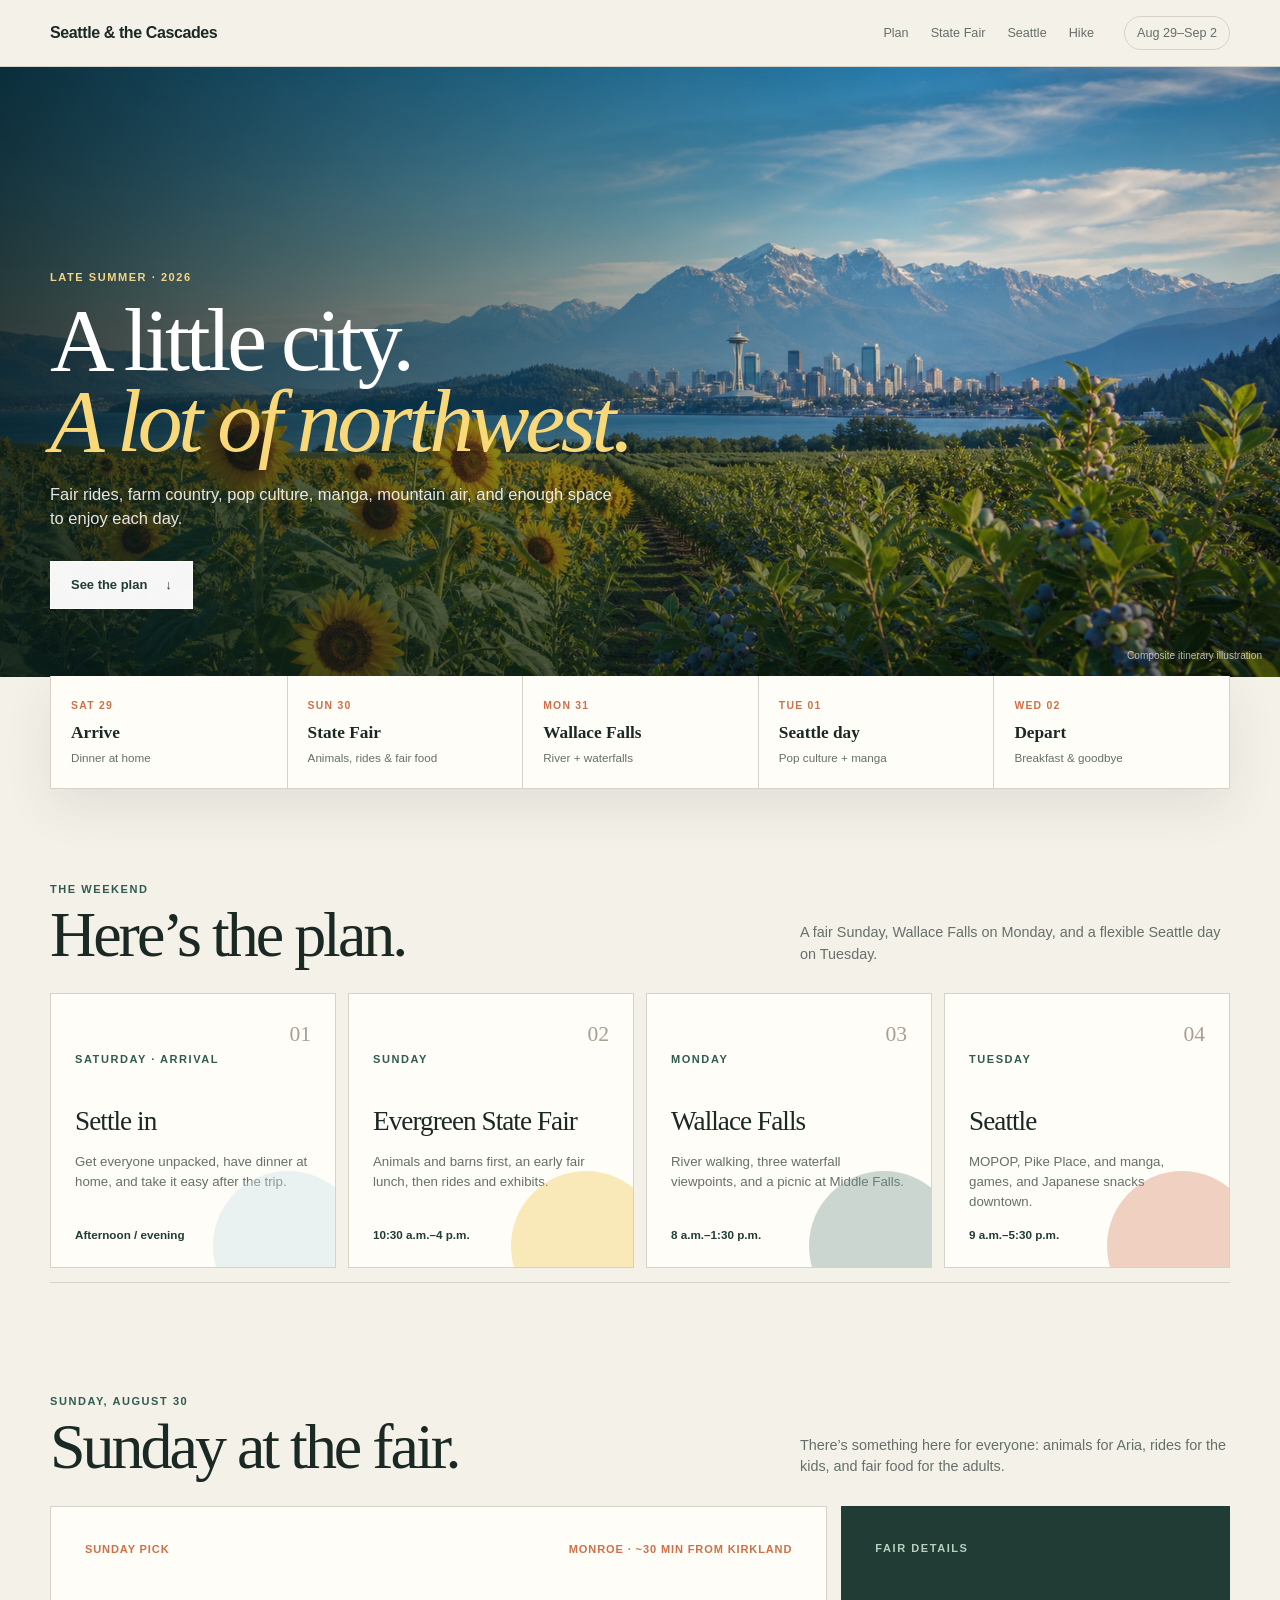
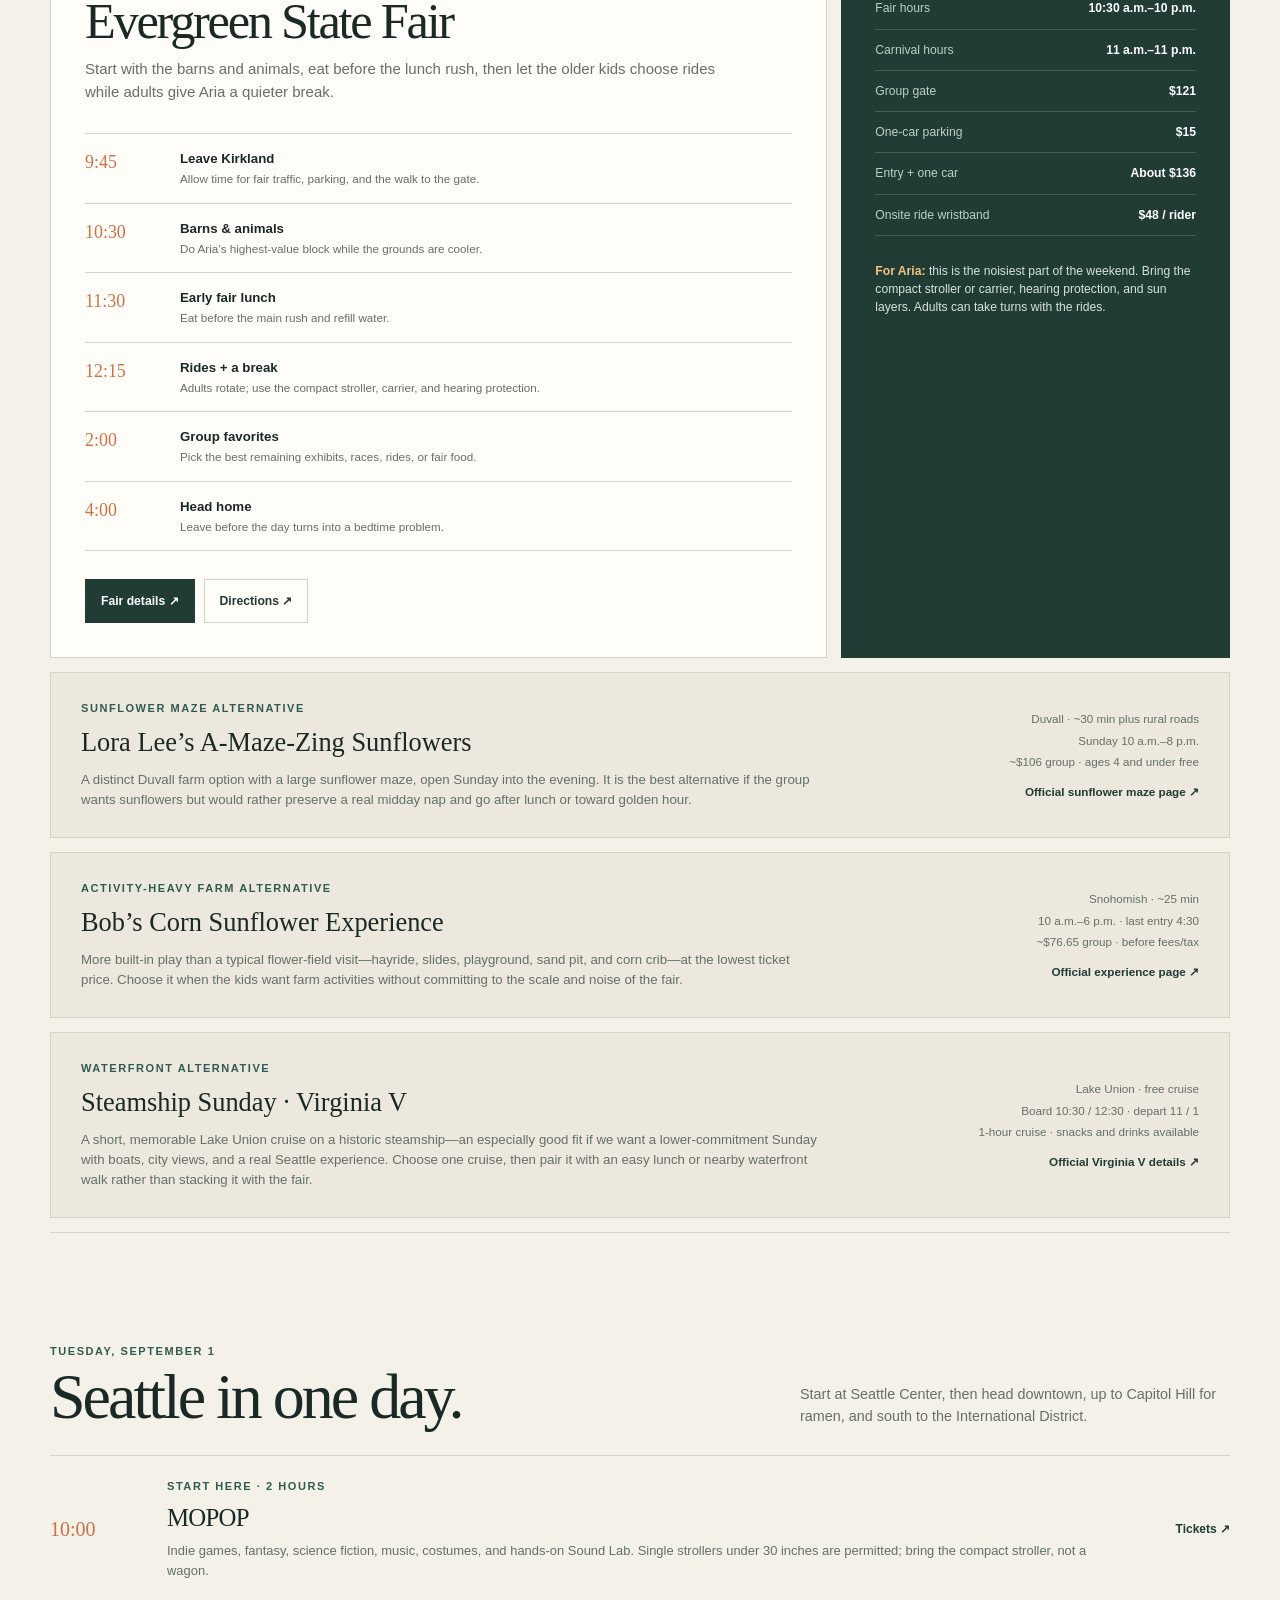
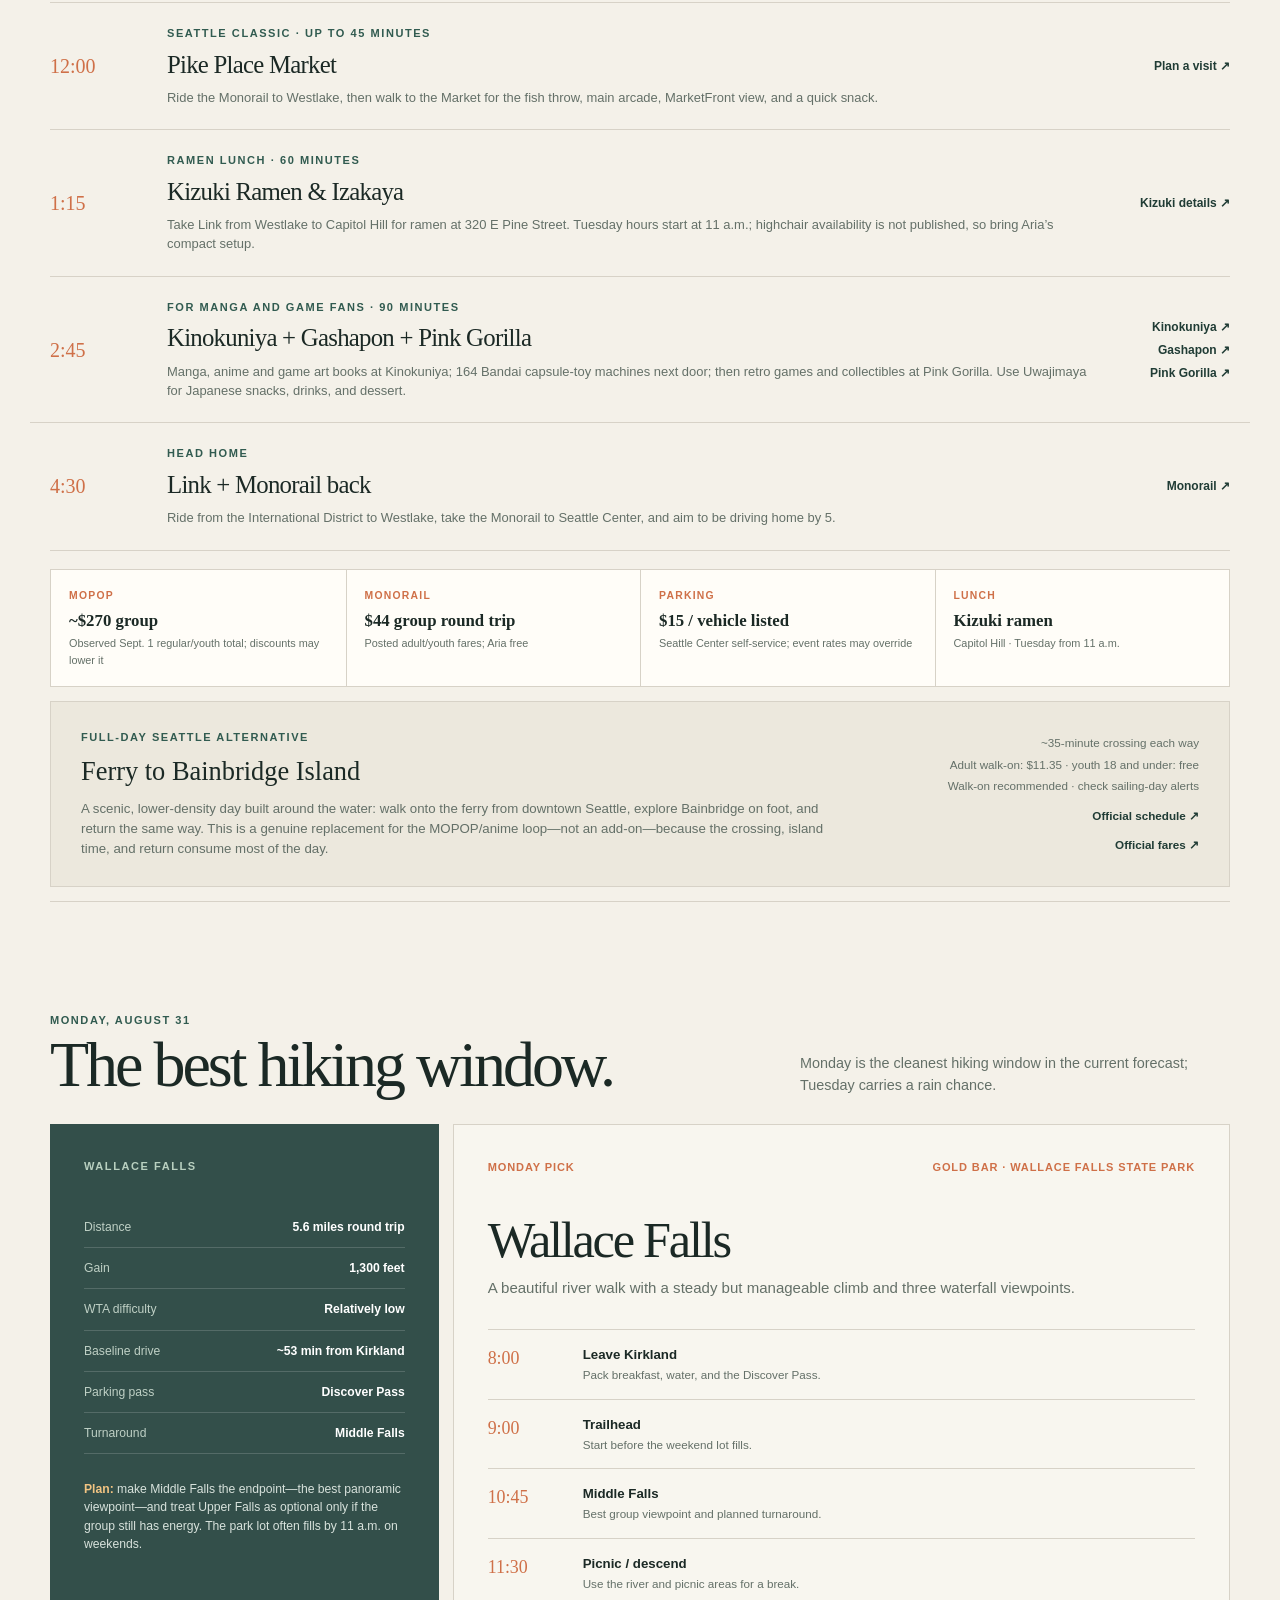
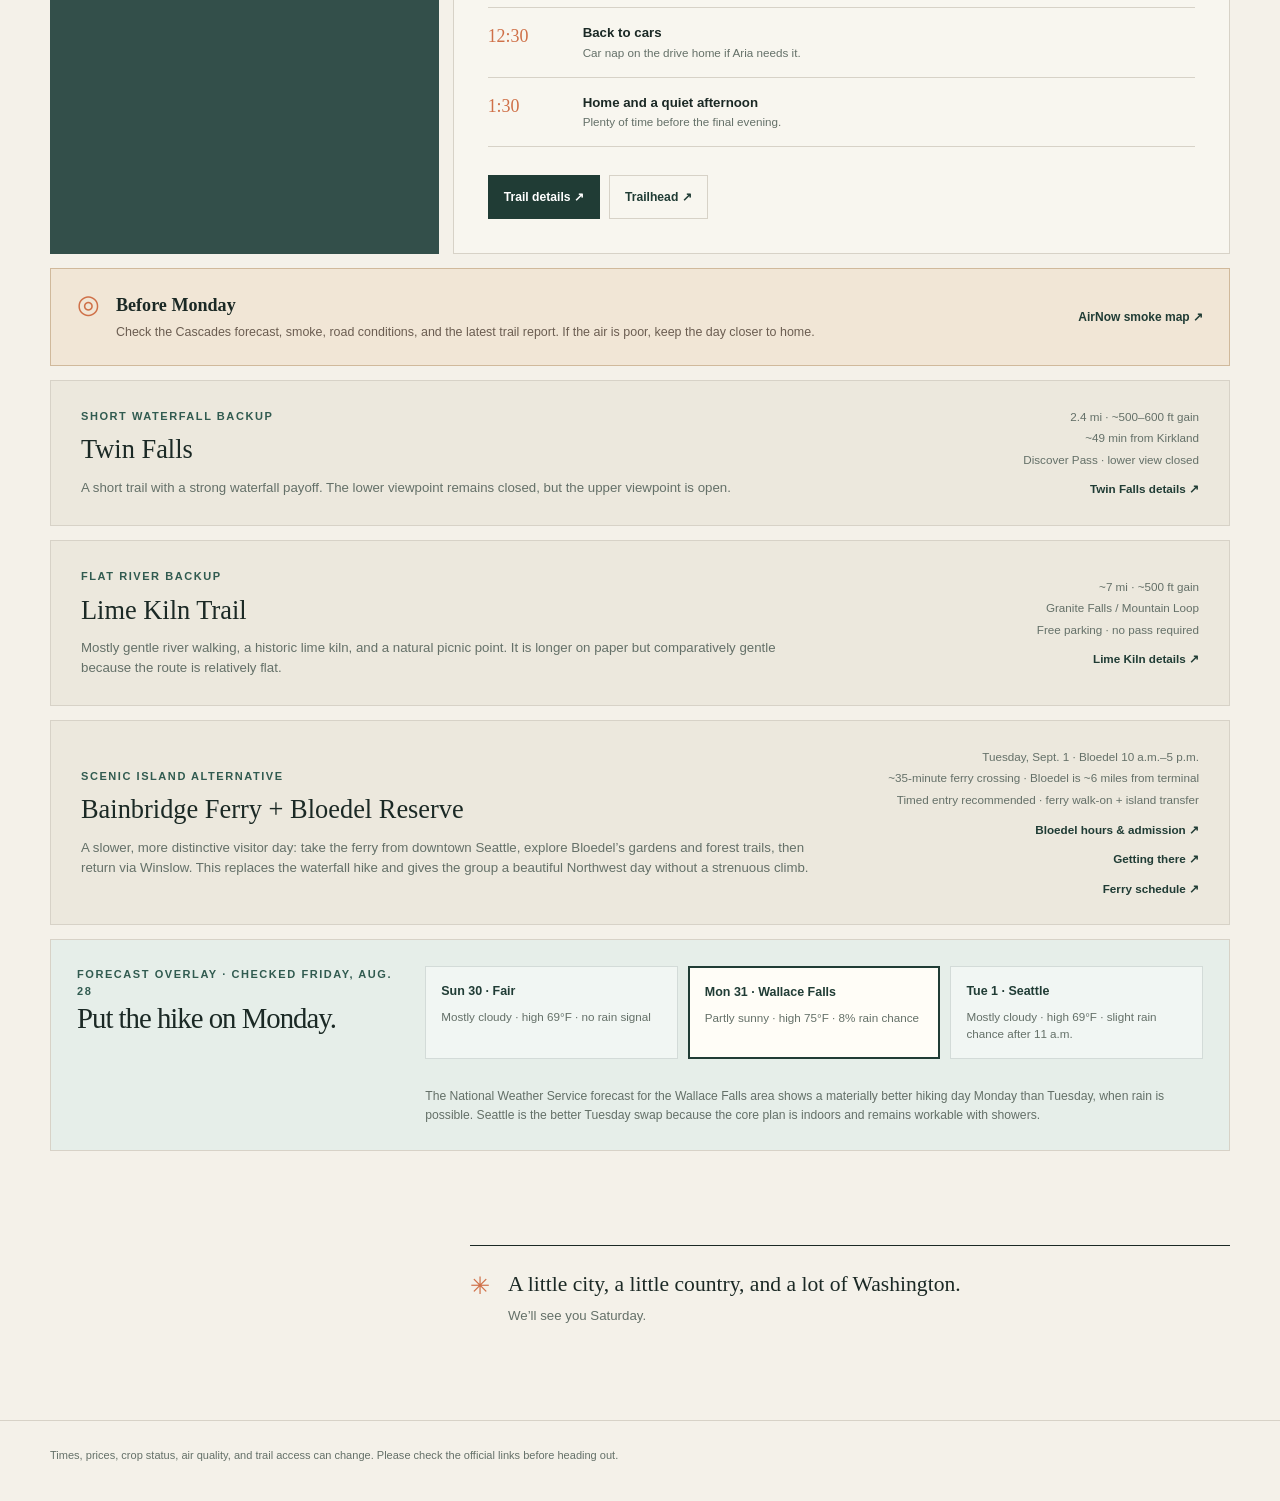
<file: index.html>
<!doctype html>
<html lang="en">
<head>
  <meta charset="utf-8">
  <meta name="viewport" content="width=device-width, initial-scale=1">
  <meta name="description" content="A late-summer Seattle and Cascades itinerary for August 29–September 2, 2026.">
  <meta name="theme-color" content="#203c35">
  <link rel="icon" href="data:,">
  <title>Seattle & the Cascades · Aug 29–Sep 2</title>
  <link rel="stylesheet" href="assets/style.css">
</head>
<body>
  <header class="site-header">
    <div class="shell header-inner">
      <a class="brand" href="#top">Seattle &amp; the Cascades</a>
      <nav aria-label="Page sections">
        <a href="#plan">Plan</a>
        <a href="#sunday">State Fair</a>
        <a href="#seattle">Seattle</a>
        <a href="#hike">Hike</a>
      </nav>
      <span class="date-chip">Aug 29–Sep 2</span>
    </div>
  </header>

  <main id="top">
    <section class="hero">
      <img src="assets/images/pnw-visit-hero.png" alt="Illustrated Pacific Northwest panorama with sunflowers, blueberries, Seattle, water, and Cascade peaks" width="1672" height="941">
      <div class="hero-shade"></div>
      <div class="shell hero-copy">
        <p class="eyebrow light">Late summer · 2026</p>
        <h1>A little city.<br><em>A lot of northwest.</em></h1>
        <p class="dek">Fair rides, farm country, pop culture, manga, mountain air, and enough space to enjoy each day.</p>
        <a class="button" href="#plan">See the plan <span aria-hidden="true">↓</span></a>
      </div>
      <span class="hero-credit">Composite itinerary illustration</span>
    </section>

    <div class="shell">
      <section class="visit-strip" aria-label="Visit window">
        <div><span>SAT 29</span><strong>Arrive</strong><small>Dinner at home</small></div>
        <div><span>SUN 30</span><strong>State Fair</strong><small>Animals, rides &amp; fair food</small></div>
        <div><span>MON 31</span><strong>Wallace Falls</strong><small>River + waterfalls</small></div>
        <div><span>TUE 01</span><strong>Seattle day</strong><small>Pop culture + manga</small></div>
        <div><span>WED 02</span><strong>Depart</strong><small>Breakfast &amp; goodbye</small></div>
      </section>

      <section class="section" id="plan" aria-labelledby="plan-title">
        <div class="section-heading">
          <div>
            <p class="eyebrow">The weekend</p>
            <h2 id="plan-title">Here’s the plan.</h2>
          </div>
          <p class="section-note">A fair Sunday, Wallace Falls on Monday, and a flexible Seattle day on Tuesday.</p>
        </div>

        <div class="day-grid">
          <article class="day-card soft">
            <span class="day-number">01</span>
            <p class="eyebrow">Saturday · Arrival</p>
            <h3>Settle in</h3>
            <p>Get everyone unpacked, have dinner at home, and take it easy after the trip.</p>
            <p class="time">Afternoon / evening</p>
          </article>
          <article class="day-card fair">
            <span class="day-number">02</span>
            <p class="eyebrow">Sunday</p>
            <h3>Evergreen State Fair</h3>
            <p>Animals and barns first, an early fair lunch, then rides and exhibits.</p>
            <p class="time">10:30 a.m.–4 p.m.</p>
          </article>
          <article class="day-card mountain">
            <span class="day-number">03</span>
            <p class="eyebrow">Monday</p>
            <h3>Wallace Falls</h3>
            <p>River walking, three waterfall viewpoints, and a picnic at Middle Falls.</p>
            <p class="time">8 a.m.–1:30 p.m.</p>
          </article>
          <article class="day-card city">
            <span class="day-number">04</span>
            <p class="eyebrow">Tuesday</p>
            <h3>Seattle</h3>
            <p>MOPOP, Pike Place, and manga, games, and Japanese snacks downtown.</p>
            <p class="time">9 a.m.–5:30 p.m.</p>
          </article>
        </div>
      </section>


      <section class="section detail-section" id="sunday" aria-labelledby="sunday-title">
        <div class="section-heading">
          <div>
            <p class="eyebrow">Sunday, August 30</p>
            <h2 id="sunday-title">Sunday at the fair.</h2>
          </div>
          <p class="section-note">There’s something here for everyone: animals for Aria, rides for the kids, and fair food for the adults.</p>
        </div>

        <div class="feature-grid">
          <article class="primary-card">
            <div class="card-kicker"><span>Sunday pick</span><span>Monroe · ~30 min from Kirkland</span></div>
            <h3>Evergreen State Fair</h3>
            <p class="lede">Start with the barns and animals, eat before the lunch rush, then let the older kids choose rides while adults give Aria a quieter break.</p>
            <div class="timeline">
              <div><time>9:45</time><p><strong>Leave Kirkland</strong><span>Allow time for fair traffic, parking, and the walk to the gate.</span></p></div>
              <div><time>10:30</time><p><strong>Barns &amp; animals</strong><span>Do Aria’s highest-value block while the grounds are cooler.</span></p></div>
              <div><time>11:30</time><p><strong>Early fair lunch</strong><span>Eat before the main rush and refill water.</span></p></div>
              <div><time>12:15</time><p><strong>Rides + a break</strong><span>Adults rotate; use the compact stroller, carrier, and hearing protection.</span></p></div>
              <div><time>2:00</time><p><strong>Group favorites</strong><span>Pick the best remaining exhibits, races, rides, or fair food.</span></p></div>
              <div><time>4:00</time><p><strong>Head home</strong><span>Leave before the day turns into a bedtime problem.</span></p></div>
            </div>
            <div class="button-row">
              <a class="link-button dark" href="https://www.evergreenfair.org/" target="_blank" rel="noopener noreferrer">Fair details ↗</a>
              <a class="link-button" href="https://www.google.com/maps/dir/?api=1&destination=14405+179th+Ave+SE,+Monroe,+WA+98272" target="_blank" rel="noopener noreferrer">Directions ↗</a>
            </div>
          </article>
          <aside class="fact-panel">
            <p class="eyebrow">Fair details</p>
            <dl>
              <div><dt>Fair hours</dt><dd>10:30 a.m.–10 p.m.</dd></div>
              <div><dt>Carnival hours</dt><dd>11 a.m.–11 p.m.</dd></div>
              <div><dt>Group gate</dt><dd>$121</dd></div>
              <div><dt>One-car parking</dt><dd>$15</dd></div>
              <div><dt>Entry + one car</dt><dd>About $136</dd></div>
              <div><dt>Onsite ride wristband</dt><dd>$48 / rider</dd></div>
            </dl>
            <p class="caveat"><strong>For Aria:</strong> this is the noisiest part of the weekend. Bring the compact stroller or carrier, hearing protection, and sun layers. Adults can take turns with the rides.</p>
          </aside>
        </div>

        <div class="alternative-card">
          <div>
            <p class="eyebrow">Sunflower maze alternative</p>
            <h3>Lora Lee’s A‑Maze‑Zing Sunflowers</h3>
            <p>A distinct Duvall farm option with a large sunflower maze, open Sunday into the evening. It is the best alternative if the group wants sunflowers but would rather preserve a real midday nap and go after lunch or toward golden hour.</p>
          </div>
          <div class="alt-facts">
            <span>Duvall · ~30 min plus rural roads</span>
            <span>Sunday 10 a.m.–8 p.m.</span>
            <span>~$106 group · ages 4 and under free</span>
            <a href="https://www.loraleesfamilyfarm.com/sunflowermaze" target="_blank" rel="noopener noreferrer">Official sunflower maze page ↗</a>
          </div>
        </div>

        <div class="alternative-card">
          <div>
            <p class="eyebrow">Activity-heavy farm alternative</p>
            <h3>Bob’s Corn Sunflower Experience</h3>
            <p>More built-in play than a typical flower-field visit—hayride, slides, playground, sand pit, and corn crib—at the lowest ticket price. Choose it when the kids want farm activities without committing to the scale and noise of the fair.</p>
          </div>
          <div class="alt-facts">
            <span>Snohomish · ~25 min</span>
            <span>10 a.m.–6 p.m. · last entry 4:30</span>
            <span>~$76.65 group · before fees/tax</span>
            <a href="https://bobscorn.com/sunflower-experience/" target="_blank" rel="noopener noreferrer">Official experience page ↗</a>
          </div>
        </div>

        <div class="alternative-card">
          <div>
            <p class="eyebrow">Waterfront alternative</p>
            <h3>Steamship Sunday · Virginia V</h3>
            <p>A short, memorable Lake Union cruise on a historic steamship—an especially good fit if we want a lower-commitment Sunday with boats, city views, and a real Seattle experience. Choose one cruise, then pair it with an easy lunch or nearby waterfront walk rather than stacking it with the fair.</p>
          </div>
          <div class="alt-facts">
            <span>Lake Union · free cruise</span>
            <span>Board 10:30 / 12:30 · depart 11 / 1</span>
            <span>1-hour cruise · snacks and drinks available</span>
            <a href="https://virginiav.org/event/steamship_sunday-8_30/" target="_blank" rel="noopener noreferrer">Official Virginia V details ↗</a>
          </div>
        </div>
      </section>

      <section class="section detail-section" id="seattle" aria-labelledby="seattle-title">
        <div class="section-heading">
          <div>
            <p class="eyebrow">Tuesday, September 1</p>
            <h2 id="seattle-title">Seattle in one day.</h2>
          </div>
          <p class="section-note">Start at Seattle Center, then head downtown, up to Capitol Hill for ramen, and south to the International District.</p>
        </div>

        <div class="route-list">
          <article class="route-stop">
            <span class="stop-time">10:00</span>
            <div><p class="eyebrow">Start here · 2 hours</p><h3>MOPOP</h3><p>Indie games, fantasy, science fiction, music, costumes, and hands-on Sound Lab. Single strollers under 30 inches are permitted; bring the compact stroller, not a wagon.</p></div>
            <a href="https://www.mopop.org/tickets" target="_blank" rel="noopener noreferrer">Tickets ↗</a>
          </article>
          <article class="route-stop">
            <span class="stop-time">12:00</span>
            <div><p class="eyebrow">Seattle classic · up to 45 minutes</p><h3>Pike Place Market</h3><p>Ride the Monorail to Westlake, then walk to the Market for the fish throw, main arcade, MarketFront view, and a quick snack.</p></div>
            <a href="https://www.pikeplacemarket.org/about-pike-place-market/plan-your-visit/" target="_blank" rel="noopener noreferrer">Plan a visit ↗</a>
          </article>
          <article class="route-stop">
            <span class="stop-time">1:15</span>
            <div><p class="eyebrow">Ramen lunch · 60 minutes</p><h3>Kizuki Ramen &amp; Izakaya</h3><p>Take Link from Westlake to Capitol Hill for ramen at 320 E Pine Street. Tuesday hours start at 11 a.m.; highchair availability is not published, so bring Aria’s compact setup.</p></div>
            <a href="https://www.kizuki.com/locations/capitol-hill/" target="_blank" rel="noopener noreferrer">Kizuki details ↗</a>
          </article>
          <article class="route-stop featured-stop">
            <span class="stop-time">2:45</span>
            <div><p class="eyebrow">For manga and game fans · 90 minutes</p><h3>Kinokuniya + Gashapon + Pink Gorilla</h3><p>Manga, anime and game art books at Kinokuniya; 164 Bandai capsule-toy machines next door; then retro games and collectibles at Pink Gorilla. Use Uwajimaya for Japanese snacks, drinks, and dessert.</p></div>
            <div class="route-links">
              <a href="https://usa.kinokuniya.com/stores-kinokuniya-seattle" target="_blank" rel="noopener noreferrer">Kinokuniya ↗</a>
              <a href="https://shop.bandainamco-am.com/location-stores/gashapon-bandai-official-shopuwajimaya-seattle/" target="_blank" rel="noopener noreferrer">Gashapon ↗</a>
              <a href="https://pinkgorillagames.com/" target="_blank" rel="noopener noreferrer">Pink Gorilla ↗</a>
            </div>
          </article>
          <article class="route-stop">
            <span class="stop-time">4:30</span>
            <div><p class="eyebrow">Head home</p><h3>Link + Monorail back</h3><p>Ride from the International District to Westlake, take the Monorail to Seattle Center, and aim to be driving home by 5.</p></div>
            <a href="https://www.seattlemonorail.com/" target="_blank" rel="noopener noreferrer">Monorail ↗</a>
          </article>
        </div>

        <div class="cost-strip">
          <div><span>MOPOP</span><strong>~$270 group</strong><small>Observed Sept. 1 regular/youth total; discounts may lower it</small></div>
          <div><span>Monorail</span><strong>$44 group round trip</strong><small>Posted adult/youth fares; Aria free</small></div>
          <div><span>Parking</span><strong>$15 / vehicle listed</strong><small>Seattle Center self-service; event rates may override</small></div>
          <div><span>Lunch</span><strong>Kizuki ramen</strong><small>Capitol Hill · Tuesday from 11 a.m.</small></div>
        </div>

        <div class="alternative-card">
          <div>
            <p class="eyebrow">Full-day Seattle alternative</p>
            <h3>Ferry to Bainbridge Island</h3>
            <p>A scenic, lower-density day built around the water: walk onto the ferry from downtown Seattle, explore Bainbridge on foot, and return the same way. This is a genuine replacement for the MOPOP/anime loop—not an add-on—because the crossing, island time, and return consume most of the day.</p>
          </div>
          <div class="alt-facts">
            <span>~35-minute crossing each way</span>
            <span>Adult walk-on: $11.35 · youth 18 and under: free</span>
            <span>Walk-on recommended · check sailing-day alerts</span>
            <a href="https://wsdot.com/ferries/schedule/scheduledetailbyroute.aspx?route=sea-bi" target="_blank" rel="noopener noreferrer">Official schedule ↗</a>
            <a href="https://www.wsdot.wa.gov/ferries/fares/faresdetail.aspx?departingterm=7&arrivingterm=3" target="_blank" rel="noopener noreferrer">Official fares ↗</a>
          </div>
        </div>
      </section>

      <section class="section detail-section" id="hike" aria-labelledby="hike-title">
        <div class="section-heading">
          <div>
            <p class="eyebrow">Monday, August 31</p>
            <h2 id="hike-title">The best hiking window.</h2>
          </div>
          <p class="section-note">Monday is the cleanest hiking window in the current forecast; Tuesday carries a rain chance.</p>
        </div>

        <div class="feature-grid reverse">
          <aside class="fact-panel mountain-panel">
            <p class="eyebrow">Wallace Falls</p>
            <dl>
              <div><dt>Distance</dt><dd>5.6 miles round trip</dd></div>
              <div><dt>Gain</dt><dd>1,300 feet</dd></div>
              <div><dt>WTA difficulty</dt><dd>Relatively low</dd></div>
              <div><dt>Baseline drive</dt><dd>~53 min from Kirkland</dd></div>
              <div><dt>Parking pass</dt><dd>Discover Pass</dd></div>
              <div><dt>Turnaround</dt><dd>Middle Falls</dd></div>
            </dl>
            <p class="caveat"><strong>Plan:</strong> make Middle Falls the endpoint—the best panoramic viewpoint—and treat Upper Falls as optional only if the group still has energy. The park lot often fills by 11 a.m. on weekends.</p>
          </aside>
          <article class="primary-card mountain-card">
            <div class="card-kicker"><span>Monday pick</span><span>Gold Bar · Wallace Falls State Park</span></div>
            <h3>Wallace Falls</h3>
            <p class="lede">A beautiful river walk with a steady but manageable climb and three waterfall viewpoints.</p>
            <div class="timeline">
              <div><time>8:00</time><p><strong>Leave Kirkland</strong><span>Pack breakfast, water, and the Discover Pass.</span></p></div>
              <div><time>9:00</time><p><strong>Trailhead</strong><span>Start before the weekend lot fills.</span></p></div>
              <div><time>10:45</time><p><strong>Middle Falls</strong><span>Best group viewpoint and planned turnaround.</span></p></div>
              <div><time>11:30</time><p><strong>Picnic / descend</strong><span>Use the river and picnic areas for a break.</span></p></div>
              <div><time>12:30</time><p><strong>Back to cars</strong><span>Car nap on the drive home if Aria needs it.</span></p></div>
              <div><time>1:30</time><p><strong>Home and a quiet afternoon</strong><span>Plenty of time before the final evening.</span></p></div>
            </div>
            <div class="button-row">
              <a class="link-button dark" href="https://www.wta.org/go-hiking/hikes/wallace-falls" target="_blank" rel="noopener noreferrer">Trail details ↗</a>
              <a class="link-button" href="https://www.google.com/maps/search/?api=1&query=47.8672,-121.6784" target="_blank" rel="noopener noreferrer">Trailhead ↗</a>
            </div>
          </article>
        </div>

        <div class="safety-gate">
          <div><span class="gate-icon" aria-hidden="true">◎</span><div><strong>Before Monday</strong><p>Check the Cascades forecast, smoke, road conditions, and the latest trail report. If the air is poor, keep the day closer to home.</p></div></div>
          <a href="https://fire.airnow.gov/" target="_blank" rel="noopener noreferrer">AirNow smoke map ↗</a>
        </div>

        <div class="alternative-card">
          <div>
            <p class="eyebrow">Short waterfall backup</p>
            <h3>Twin Falls</h3>
            <p>A short trail with a strong waterfall payoff. The lower viewpoint remains closed, but the upper viewpoint is open.</p>
          </div>
          <div class="alt-facts">
            <span>2.4 mi · ~500–600 ft gain</span>
            <span>~49 min from Kirkland</span>
            <span>Discover Pass · lower view closed</span>
            <a href="https://www.wta.org/go-hiking/hikes/twin-falls-state-park" target="_blank" rel="noopener noreferrer">Twin Falls details ↗</a>
          </div>
        </div>

        <div class="alternative-card">
          <div>
            <p class="eyebrow">Flat river backup</p>
            <h3>Lime Kiln Trail</h3>
            <p>Mostly gentle river walking, a historic lime kiln, and a natural picnic point. It is longer on paper but comparatively gentle because the route is relatively flat.</p>
          </div>
          <div class="alt-facts">
            <span>~7 mi · ~500 ft gain</span>
            <span>Granite Falls / Mountain Loop</span>
            <span>Free parking · no pass required</span>
            <a href="https://www.wta.org/go-hiking/hikes/lime-kiln" target="_blank" rel="noopener noreferrer">Lime Kiln details ↗</a>
          </div>
        </div>

        <div class="alternative-card">
          <div>
            <p class="eyebrow">Scenic island alternative</p>
            <h3>Bainbridge Ferry + Bloedel Reserve</h3>
            <p>A slower, more distinctive visitor day: take the ferry from downtown Seattle, explore Bloedel’s gardens and forest trails, then return via Winslow. This replaces the waterfall hike and gives the group a beautiful Northwest day without a strenuous climb.</p>
          </div>
          <div class="alt-facts">
            <span>Tuesday, Sept. 1 · Bloedel 10 a.m.–5 p.m.</span>
            <span>~35-minute ferry crossing · Bloedel is ~6 miles from terminal</span>
            <span>Timed entry recommended · ferry walk-on + island transfer</span>
            <a href="https://bloedelreserve.org/visit/hours-admission/" target="_blank" rel="noopener noreferrer">Bloedel hours &amp; admission ↗</a>
            <a href="https://bloedelreserve.org/visit/getting-here/" target="_blank" rel="noopener noreferrer">Getting there ↗</a>
            <a href="https://wsdot.com/ferries/schedule/scheduledetailbyroute.aspx?route=sea-bi" target="_blank" rel="noopener noreferrer">Ferry schedule ↗</a>
          </div>
        </div>
      </section>

      <section class="weather-strip" aria-label="Weather overlay">
        <div><p class="eyebrow">Forecast overlay · checked Friday, Aug. 28</p><h2>Put the hike on Monday.</h2></div>
        <div class="weather-grid">
          <article><strong>Sun 30 · Fair</strong><span>Mostly cloudy · high 69°F · no rain signal</span></article>
          <article class="weather-best"><strong>Mon 31 · Wallace Falls</strong><span>Partly sunny · high 75°F · 8% rain chance</span></article>
          <article><strong>Tue 1 · Seattle</strong><span>Mostly cloudy · high 69°F · slight rain chance after 11 a.m.</span></article>
        </div>
        <p class="weather-note">The National Weather Service forecast for the Wallace Falls area shows a materially better hiking day Monday than Tuesday, when rain is possible. Seattle is the better Tuesday swap because the core plan is indoors and remains workable with showers.</p>
      </section>

      <section class="close-note" aria-label="Itinerary summary">
        <span>✳</span>
        <div><strong>A little city, a little country, and a lot of Washington.</strong><p>We’ll see you Saturday.</p></div>
      </section>
    </div>
  </main>

  <footer>
    <div class="shell footer-inner">
      <p>Times, prices, crop status, air quality, and trail access can change. Please check the official links before heading out.</p>
    </div>
  </footer>

</body>
</html>
</file>
<file: assets/style.css>
:root {
  --paper: #f4f1e9;
  --cream: #fffdf8;
  --ink: #1b2925;
  --muted: #647068;
  --line: #d7d2c7;
  --pine: #203c35;
  --pine-2: #315b50;
  --moss: #a7b69e;
  --gold: #d59b35;
  --sun: #f0c44f;
  --sky: #c7dce4;
  --coral: #cf7048;
  --shadow: 0 18px 50px rgba(32, 44, 38, .09);
  --serif: Georgia, 'Times New Roman', serif;
  --sans: ui-sans-serif, -apple-system, BlinkMacSystemFont, 'Segoe UI', sans-serif;
}

* { box-sizing: border-box; }
html { scroll-behavior: smooth; }
body { margin: 0; background: var(--paper); color: var(--ink); font-family: var(--sans); line-height: 1.5; }
a { color: inherit; }
button, a { -webkit-tap-highlight-color: transparent; }
button { font: inherit; }
.shell { width: min(1180px, calc(100% - 48px)); margin: 0 auto; }
.site-header { position: sticky; top: 0; z-index: 20; background: rgba(244, 241, 233, .94); border-bottom: 1px solid var(--line); backdrop-filter: blur(14px); }
.header-inner { min-height: 66px; display: flex; align-items: center; gap: 30px; }
.brand { font-weight: 800; letter-spacing: -.025em; text-decoration: none; }
.header-inner nav { display: flex; gap: 22px; margin-left: auto; }
.header-inner nav a, .date-chip { color: var(--muted); font-size: .79rem; text-decoration: none; }
.header-inner nav a:hover { color: var(--coral); }
.date-chip { padding: 7px 12px; border: 1px solid var(--line); border-radius: 999px; }

.hero { position: relative; min-height: 610px; display: flex; align-items: end; overflow: hidden; color: #fff; }
.hero > img { position: absolute; inset: 0; width: 100%; height: 100%; object-fit: cover; object-position: center 48%; }
.hero-shade { position: absolute; inset: 0; background: linear-gradient(90deg, rgba(6, 24, 25, .78) 0%, rgba(8, 29, 28, .43) 38%, rgba(6, 22, 22, .06) 72%), linear-gradient(0deg, rgba(6, 18, 16, .42), transparent 48%); }
.hero-copy { position: relative; z-index: 2; padding-bottom: 68px; }
.eyebrow { margin: 0; color: var(--pine-2); font-size: .69rem; font-weight: 850; letter-spacing: .14em; text-transform: uppercase; }
.eyebrow.light { color: #f3d589; }
h1, h2, h3, p { margin-top: 0; }
h1, h2 { font-family: var(--serif); font-weight: 500; letter-spacing: -.047em; }
h1 { max-width: 750px; margin: 13px 0 20px; font-size: clamp(3.6rem, 7vw, 6.5rem); line-height: .91; }
h1 em { color: #f8d879; font-style: italic; }
.dek { max-width: 570px; margin-bottom: 30px; color: rgba(255,255,255,.88); font-size: 1.03rem; }
.button { display: inline-flex; align-items: center; gap: 18px; min-height: 48px; padding: 0 20px; border: 1px solid rgba(255,255,255,.5); background: rgba(255,255,255,.96); color: var(--pine); font-size: .81rem; font-weight: 800; text-decoration: none; }
.button:hover { background: var(--sun); border-color: var(--sun); }
.hero-credit { position: absolute; z-index: 3; right: 18px; bottom: 14px; color: rgba(255,255,255,.68); font-size: .63rem; }

.visit-strip { position: relative; z-index: 4; display: grid; grid-template-columns: repeat(5, 1fr); margin-top: -1px; border: 1px solid var(--line); border-top: 0; background: var(--cream); box-shadow: var(--shadow); }
.visit-strip > div { min-height: 112px; padding: 22px 20px; }
.visit-strip > div + div { border-left: 1px solid var(--line); }
.visit-strip .flex-day { background: transparent; box-shadow: none; }
.visit-strip span, .cost-strip span { display: block; color: var(--coral); font-size: .65rem; font-weight: 850; letter-spacing: .12em; text-transform: uppercase; }
.visit-strip strong, .visit-strip small { display: block; }
.visit-strip strong { margin: 6px 0 3px; font-family: var(--serif); font-size: 1.08rem; font-weight: 600; }
.visit-strip small { color: var(--muted); font-size: .73rem; }

.section { padding: 92px 0 14px; scroll-margin-top: 74px; }
.section + .section { padding-top: 110px; }
.section-heading { display: flex; align-items: end; justify-content: space-between; gap: 42px; margin-bottom: 28px; }
h2 { margin: 7px 0 0; font-size: clamp(2.55rem, 5vw, 4.45rem); line-height: .95; }
.section-note { max-width: 430px; margin: 0; color: var(--muted); font-size: .9rem; }
.menu-page-shell { padding-bottom: 70px; }
.back-link { display: inline-flex; align-items: center; min-height: 44px; margin-top: 26px; color: var(--pine); font-size: .78rem; font-weight: 800; text-decoration: none; }
.back-link:hover, .back-link:focus-visible { color: var(--coral); }
.menu-page .section { padding-top: 48px; }
.menu-page .section-heading h1 { max-width: 520px; margin: 7px 0 0; font-size: clamp(3.4rem, 6vw, 5.8rem); line-height: .91; }
.menu-page .section-heading h1 em { color: var(--coral); font-style: italic; }
.breakfast-section { border-top: 1px solid var(--line); }
.menu-nav { display: flex; flex-wrap: wrap; gap: 9px; margin: 0 0 24px; padding-bottom: 18px; border-bottom: 1px solid var(--line); }
.menu-nav a { display: inline-flex; align-items: center; min-height: 44px; padding: 0 14px; border: 1px solid var(--line); color: var(--pine); font-size: .76rem; font-weight: 800; text-decoration: none; }
.menu-nav a:hover, .menu-nav a:focus-visible { border-color: var(--pine); background: var(--pine); color: #fff; }
.breakfast-menu-grid { display: grid; grid-template-columns: repeat(2, 1fr); gap: 14px; }
.menu-category { padding: 27px 29px 24px; border: 1px solid var(--line); background: var(--cream); scroll-margin-top: 88px; }
.menu-category h2, .menu-category h3 { margin: 6px 0 20px; font-family: var(--serif); font-size: 1.8rem; font-weight: 500; letter-spacing: -.035em; }
.menu-items { border-top: 1px solid var(--line); }
.menu-item { padding: 14px 0 13px; border-bottom: 1px solid var(--line); }
.menu-item h3, .menu-item h4 { margin: 0 0 3px; font-family: var(--serif); font-size: 1.02rem; font-weight: 600; }
.menu-item p { margin: 0; color: var(--muted); font-size: .77rem; line-height: 1.45; }
.breakfast-note { display: flex; gap: 14px; align-items: baseline; margin-top: 14px; padding: 19px 22px; background: #e6eee9; color: var(--muted); font-size: .78rem; }
.breakfast-note strong { flex: none; color: var(--pine); font-family: var(--serif); font-size: 1.05rem; }
.decision-bar { display: flex; align-items: center; justify-content: space-between; gap: 26px; margin-bottom: 18px; padding: 18px 20px; border: 1px solid var(--line); background: var(--cream); }
.decision-bar strong { font-family: var(--serif); font-size: 1.12rem; font-weight: 600; }
.decision-bar p { margin: 2px 0 0; color: var(--muted); font-size: .8rem; }
.toggle { display: flex; gap: 8px; }
.toggle-button { min-height: 44px; padding: 0 15px; border: 1px solid var(--line); border-radius: 999px; background: transparent; color: var(--muted); cursor: pointer; font-size: .76rem; }
.toggle-button:hover, .toggle-button:focus-visible, .toggle-button.is-selected { border-color: var(--pine); background: var(--pine); color: #fff; }

.day-grid { display: grid; grid-template-columns: repeat(4, 1fr); gap: 12px; }
.day-card { position: relative; min-height: 275px; display: flex; flex-direction: column; overflow: hidden; padding: 24px; border: 1px solid var(--line); background: var(--cream); }
.day-card::after { content: ''; position: absolute; right: -28px; bottom: -54px; width: 150px; aspect-ratio: 1; border-radius: 50%; opacity: .38; }
.day-card.soft::after { background: var(--sky); }
.day-card.fair::after { background: var(--sun); }
.day-card.city::after { background: #d88a68; }
.day-card.mountain::after { background: #75968d; }
.day-number { align-self: end; color: #a79f92; font-family: var(--serif); font-size: 1.35rem; }
.day-card h3 { margin: 34px 0 10px; font-family: var(--serif); font-size: 1.7rem; font-weight: 500; letter-spacing: -.035em; }
.day-card > p:not(.eyebrow):not(.time) { color: var(--muted); font-size: .83rem; }
.day-card .time { margin: auto 0 0; color: var(--pine); font-size: .73rem; font-weight: 800; }

.detail-section { border-top: 1px solid var(--line); }
.feature-grid { display: grid; grid-template-columns: 1.5fr .75fr; gap: 14px; }
.feature-grid.reverse { grid-template-columns: .75fr 1.5fr; }
.primary-card, .fact-panel { padding: 34px; }
.primary-card { background: var(--cream); border: 1px solid var(--line); }
.card-kicker { display: flex; justify-content: space-between; gap: 20px; color: var(--coral); font-size: .69rem; font-weight: 850; letter-spacing: .08em; text-transform: uppercase; }
.primary-card h3 { margin: 40px 0 12px; font-family: var(--serif); font-size: clamp(2.1rem, 4vw, 3.15rem); font-weight: 500; letter-spacing: -.045em; line-height: .97; }
.lede { max-width: 650px; color: var(--muted); font-size: .94rem; }
.timeline { margin: 30px 0 28px; border-top: 1px solid var(--line); }
.timeline > div { display: grid; grid-template-columns: 78px 1fr; gap: 17px; padding: 15px 0; border-bottom: 1px solid var(--line); }
.timeline time { color: var(--coral); font-family: var(--serif); font-size: 1.12rem; }
.timeline p { margin: 0; }
.timeline strong, .timeline span { display: block; }
.timeline strong { font-size: .83rem; }
.timeline span { margin-top: 1px; color: var(--muted); font-size: .73rem; }
.button-row { display: flex; flex-wrap: wrap; gap: 9px; }
.link-button { display: inline-flex; align-items: center; min-height: 44px; padding: 0 15px; border: 1px solid var(--line); color: var(--pine); font-size: .76rem; font-weight: 800; text-decoration: none; }
.link-button.dark { border-color: var(--pine); background: var(--pine); color: #fff; }
.link-button:hover { border-color: var(--coral); color: var(--coral); }
.link-button.dark:hover { background: var(--coral); color: #fff; }
.fact-panel { background: var(--pine); color: #fff; }
.fact-panel .eyebrow { color: #b9d0c0; }
.fact-panel dl { margin: 32px 0 26px; }
.fact-panel dl div { display: flex; justify-content: space-between; gap: 16px; padding: 11px 0; border-bottom: 1px solid rgba(255,255,255,.16); font-size: .76rem; }
.fact-panel dt { color: #bfd0c5; }
.fact-panel dd { margin: 0; text-align: right; font-weight: 800; }
.caveat { margin: 0; color: #d8e2dc; font-size: .76rem; }
.caveat strong { color: #f2c482; }
.alternative-card { display: grid; grid-template-columns: 1.45fr .65fr; gap: 40px; align-items: center; margin-top: 14px; padding: 27px 30px; border: 1px solid var(--line); background: #ece8dd; }
.alternative-card h3 { margin: 6px 0 8px; font-family: var(--serif); font-size: 1.65rem; font-weight: 500; }
.alternative-card p:not(.eyebrow) { margin: 0; color: var(--muted); font-size: .83rem; }
.alt-facts { display: grid; justify-items: end; gap: 4px; color: var(--muted); font-size: .73rem; text-align: right; }
.alt-facts a { margin-top: 8px; color: var(--pine); font-weight: 850; text-decoration: none; }

.route-list { border-top: 1px solid var(--line); }
.route-stop { display: grid; grid-template-columns: 92px 1fr 115px; gap: 25px; align-items: center; padding: 22px 0; border-bottom: 1px solid var(--line); }
.route-stop.featured-stop { margin: 0 -20px; padding: 22px 20px; background: transparent; }
.stop-time { color: var(--coral); font-family: var(--serif); font-size: 1.25rem; }
.route-stop h3 { margin: 4px 0 5px; font-family: var(--serif); font-size: 1.55rem; font-weight: 500; letter-spacing: -.03em; }
.route-stop p:not(.eyebrow) { margin: 0; color: var(--muted); font-size: .81rem; }
.route-stop > a { justify-self: end; color: var(--pine); font-size: .75rem; font-weight: 850; text-decoration: none; }
.route-stop > a:hover { color: var(--coral); }
.route-links { display: grid; justify-items: end; gap: 5px; }
.route-links a { color: var(--pine); font-size: .75rem; font-weight: 850; text-decoration: none; }
.route-links a:hover { color: var(--coral); }
.cost-strip { display: grid; grid-template-columns: repeat(4, 1fr); margin-top: 18px; border: 1px solid var(--line); background: var(--cream); }
.cost-strip > div { padding: 18px; }
.cost-strip > div + div { border-left: 1px solid var(--line); }
.cost-strip strong, .cost-strip small { display: block; }
.cost-strip strong { margin: 5px 0 2px; font-family: var(--serif); font-size: 1.05rem; font-weight: 600; }
.cost-strip small { color: var(--muted); font-size: .68rem; }

.mountain-panel { background: #334f4a; }
.mountain-card { background: #f8f6ef; }
.safety-gate { display: flex; align-items: center; justify-content: space-between; gap: 30px; margin-top: 14px; padding: 23px 26px; border: 1px solid #d0b99b; background: #f1e6d6; }
.safety-gate > div { display: flex; align-items: flex-start; gap: 16px; }
.gate-icon { color: var(--coral); font-size: 1.6rem; line-height: 1; }
.safety-gate strong { font-family: var(--serif); font-size: 1.13rem; font-weight: 600; }
.safety-gate p { max-width: 780px; margin: 4px 0 0; color: #6b5d51; font-size: .78rem; }
.safety-gate > a { flex: none; color: var(--pine); font-size: .75rem; font-weight: 850; text-decoration: none; }
.weather-strip { display: grid; grid-template-columns: minmax(190px, .7fr) 1.7fr; gap: 28px; align-items: start; margin: 0 0 70px; padding: 26px; border: 1px solid var(--line); background: #e6eee9; }
.weather-strip h2 { margin: 6px 0 0; font-family: var(--serif); font-size: 1.8rem; font-weight: 500; letter-spacing: -.035em; }
.weather-grid { display: grid; grid-template-columns: repeat(3, 1fr); gap: 10px; }
.weather-grid article { display: flex; flex-direction: column; gap: 8px; padding: 15px; border: 1px solid rgba(32,60,53,.14); background: rgba(255,255,255,.42); }
.weather-grid article strong { color: var(--pine); font-size: .78rem; }
.weather-grid article span { color: var(--muted); font-size: .73rem; line-height: 1.45; }
.weather-grid .weather-best { border: 2px solid var(--pine); background: #fffdf7; }
.weather-note { grid-column: 2; margin: 0; color: var(--muted); font-size: .76rem; line-height: 1.55; }

.ready-section { display: grid; grid-template-columns: .8fr 1.2fr; gap: 65px; border-top: 1px solid var(--line); }
.ready-list { margin: 0; padding: 0; list-style: none; border-top: 1px solid var(--line); }
.ready-list li { display: grid; grid-template-columns: 48px 1fr; gap: 14px; padding: 18px 0; border-bottom: 1px solid var(--line); }
.ready-list li > span { color: var(--coral); font-family: var(--serif); }
.ready-list strong { font-size: .86rem; }
.ready-list p { margin: 3px 0 0; color: var(--muted); font-size: .77rem; }
.close-note { display: flex; gap: 18px; align-items: flex-start; max-width: 760px; margin: 94px 0 94px auto; padding-top: 22px; border-top: 1px solid var(--ink); }
.close-note > span { color: var(--coral); font-size: 1.5rem; }
.close-note strong { font-family: var(--serif); font-size: 1.35rem; font-weight: 500; }
.close-note p { margin: 5px 0 0; color: var(--muted); font-size: .83rem; }
footer { padding: 26px 0 38px; border-top: 1px solid var(--line); color: var(--muted); font-size: .69rem; }
.footer-inner { display: flex; flex-wrap: wrap; justify-content: space-between; gap: 10px 30px; }
.footer-inner p { margin: 0; }

@media (max-width: 900px) {
  .day-grid, .cost-strip { grid-template-columns: repeat(2, 1fr); }
  .feature-grid, .feature-grid.reverse { grid-template-columns: 1fr; }
  .fact-panel { order: 2; }
  .alternative-card { grid-template-columns: 1fr; gap: 18px; }
  .alt-facts { justify-items: start; text-align: left; }
  .breakfast-menu-grid { grid-template-columns: 1fr; }
  .ready-section { grid-template-columns: 1fr; gap: 28px; }
}

@media (max-width: 680px) {
  .shell { width: min(100% - 30px, 540px); }
  .header-inner { min-height: 58px; gap: 12px; flex-wrap: wrap; padding: 8px 0 0; }
  .header-inner nav { display: flex; order: 3; width: 100%; margin: 0; gap: 18px; overflow-x: auto; padding-bottom: 2px; white-space: nowrap; }
  .header-inner nav a { display: inline-flex; align-items: center; min-height: 44px; }
  .date-chip { margin-left: auto; font-size: .69rem; }
  .hero { min-height: 560px; }
  .hero > img { object-position: 58% center; }
  .hero-shade { background: linear-gradient(0deg, rgba(6,22,20,.8), rgba(6,22,20,.2) 80%); }
  .hero-copy { padding-bottom: 50px; }
  h1 { font-size: clamp(3.25rem, 15vw, 4.7rem); }
  .dek { max-width: 390px; font-size: .92rem; }
  .hero-credit { right: 10px; bottom: 8px; font-size: .55rem; }
  .visit-strip { grid-template-columns: 1fr; margin-top: 0; }
  .visit-strip > div { min-height: auto; padding: 14px 17px; }
  .visit-strip > div + div { border-left: 0; border-top: 1px solid var(--line); }
  .section, .section + .section { padding-top: 76px; }
  .section-heading { align-items: start; flex-direction: column; gap: 12px; }
  .section-note { max-width: none; }
  .decision-bar { align-items: flex-start; flex-direction: column; }
  .toggle { width: 100%; }
  .toggle-button { flex: 1; }
  .day-grid, .cost-strip { grid-template-columns: 1fr; }
  .day-card { min-height: 235px; }
  .primary-card, .fact-panel { padding: 24px 21px; }
  .card-kicker { flex-direction: column; gap: 4px; }
  .primary-card h3 { margin-top: 28px; }
  .timeline > div { grid-template-columns: 65px 1fr; }
  .alternative-card { padding: 23px 21px; }
  .route-stop { grid-template-columns: 62px 1fr; gap: 14px; align-items: start; padding: 18px 0; }
  .route-stop > a { grid-column: 2; justify-self: start; min-height: 44px; display: inline-flex; align-items: center; }
  .route-links { grid-column: 2; justify-items: start; }
  .route-stop.featured-stop { margin: 0 -15px; padding: 18px 15px; }
  .cost-strip > div + div { border-left: 0; border-top: 1px solid var(--line); }
  .safety-gate { align-items: flex-start; flex-direction: column; }
  .weather-strip { grid-template-columns: 1fr; }
  .weather-note { grid-column: 1; }
  .weather-grid { grid-template-columns: 1fr; }
  .breakfast-note { align-items: flex-start; flex-direction: column; gap: 4px; }
  .ready-list li { grid-template-columns: 38px 1fr; }
  .footer-inner { display: block; }
  .footer-inner p + p { margin-top: 7px; }
}

@media (prefers-reduced-motion: reduce) {
  html { scroll-behavior: auto; }
  *, *::before, *::after { animation-duration: .01ms !important; transition-duration: .01ms !important; }
}
</file>
